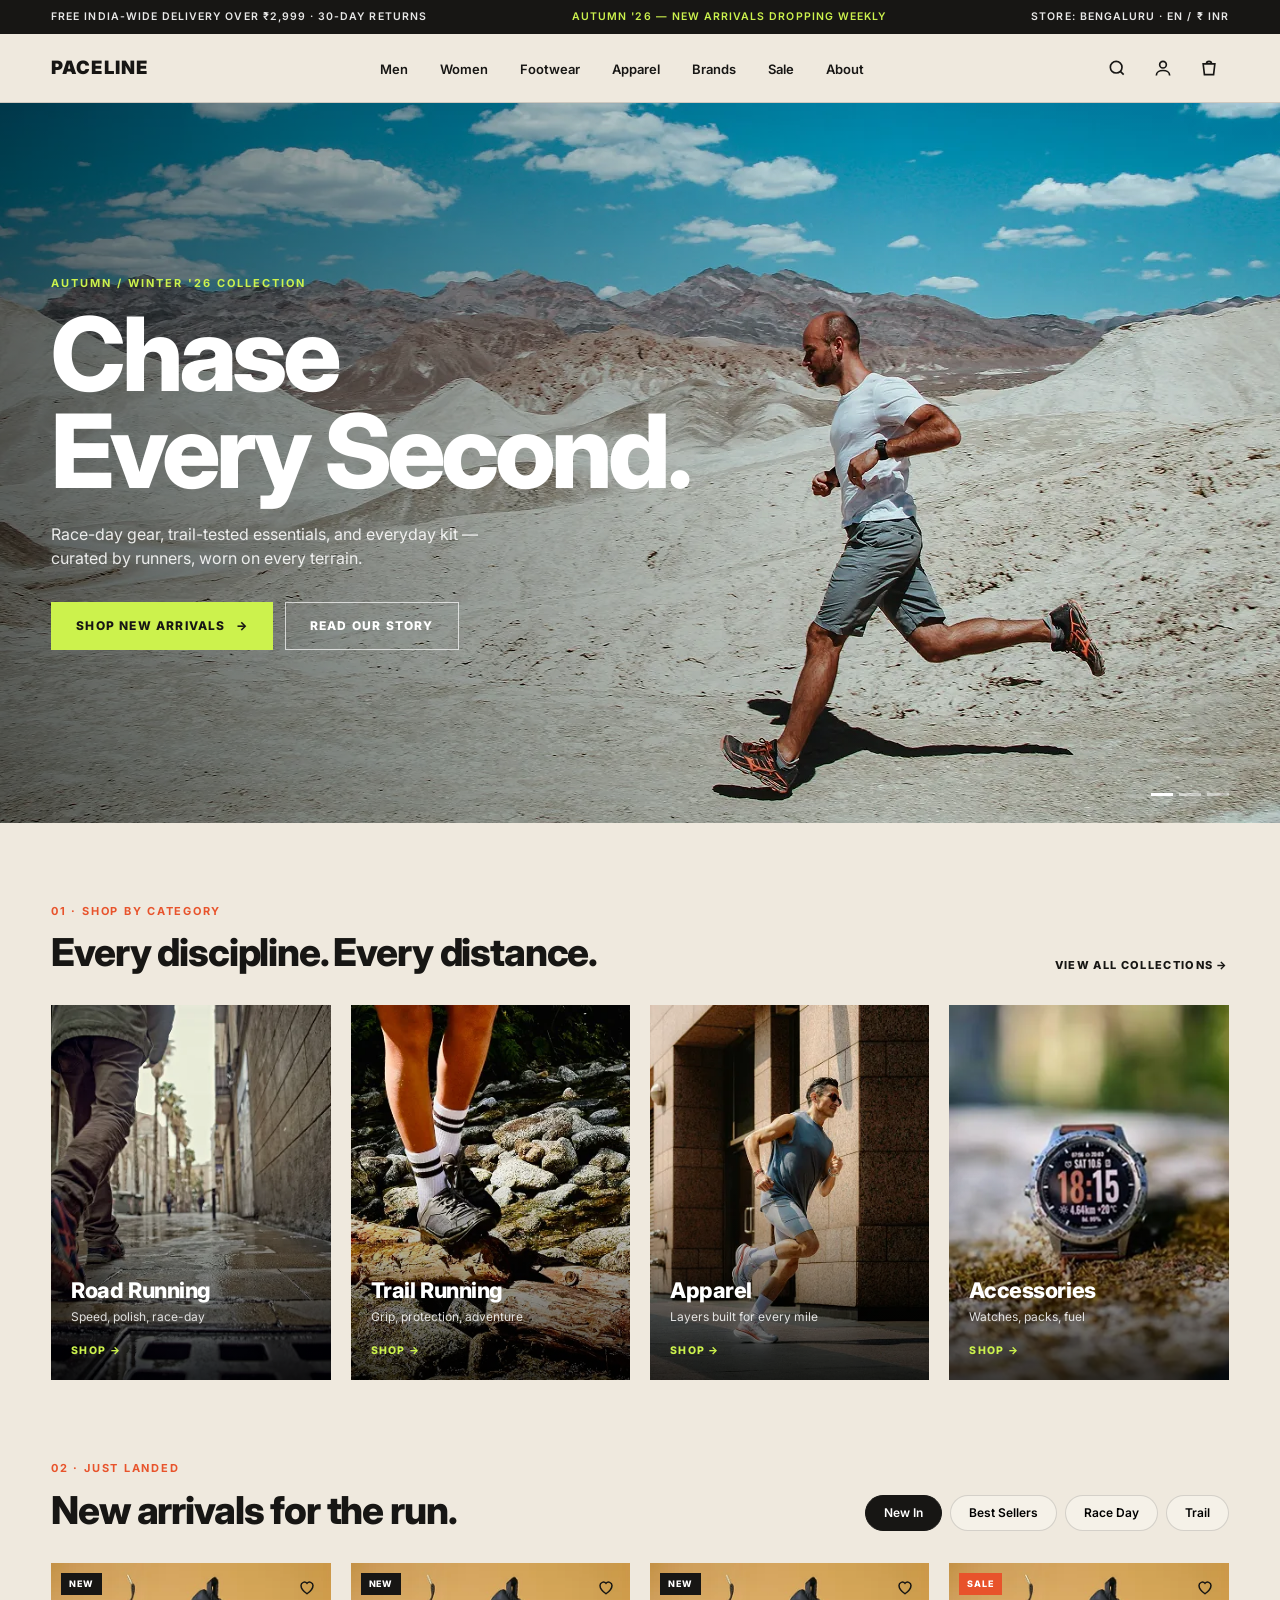
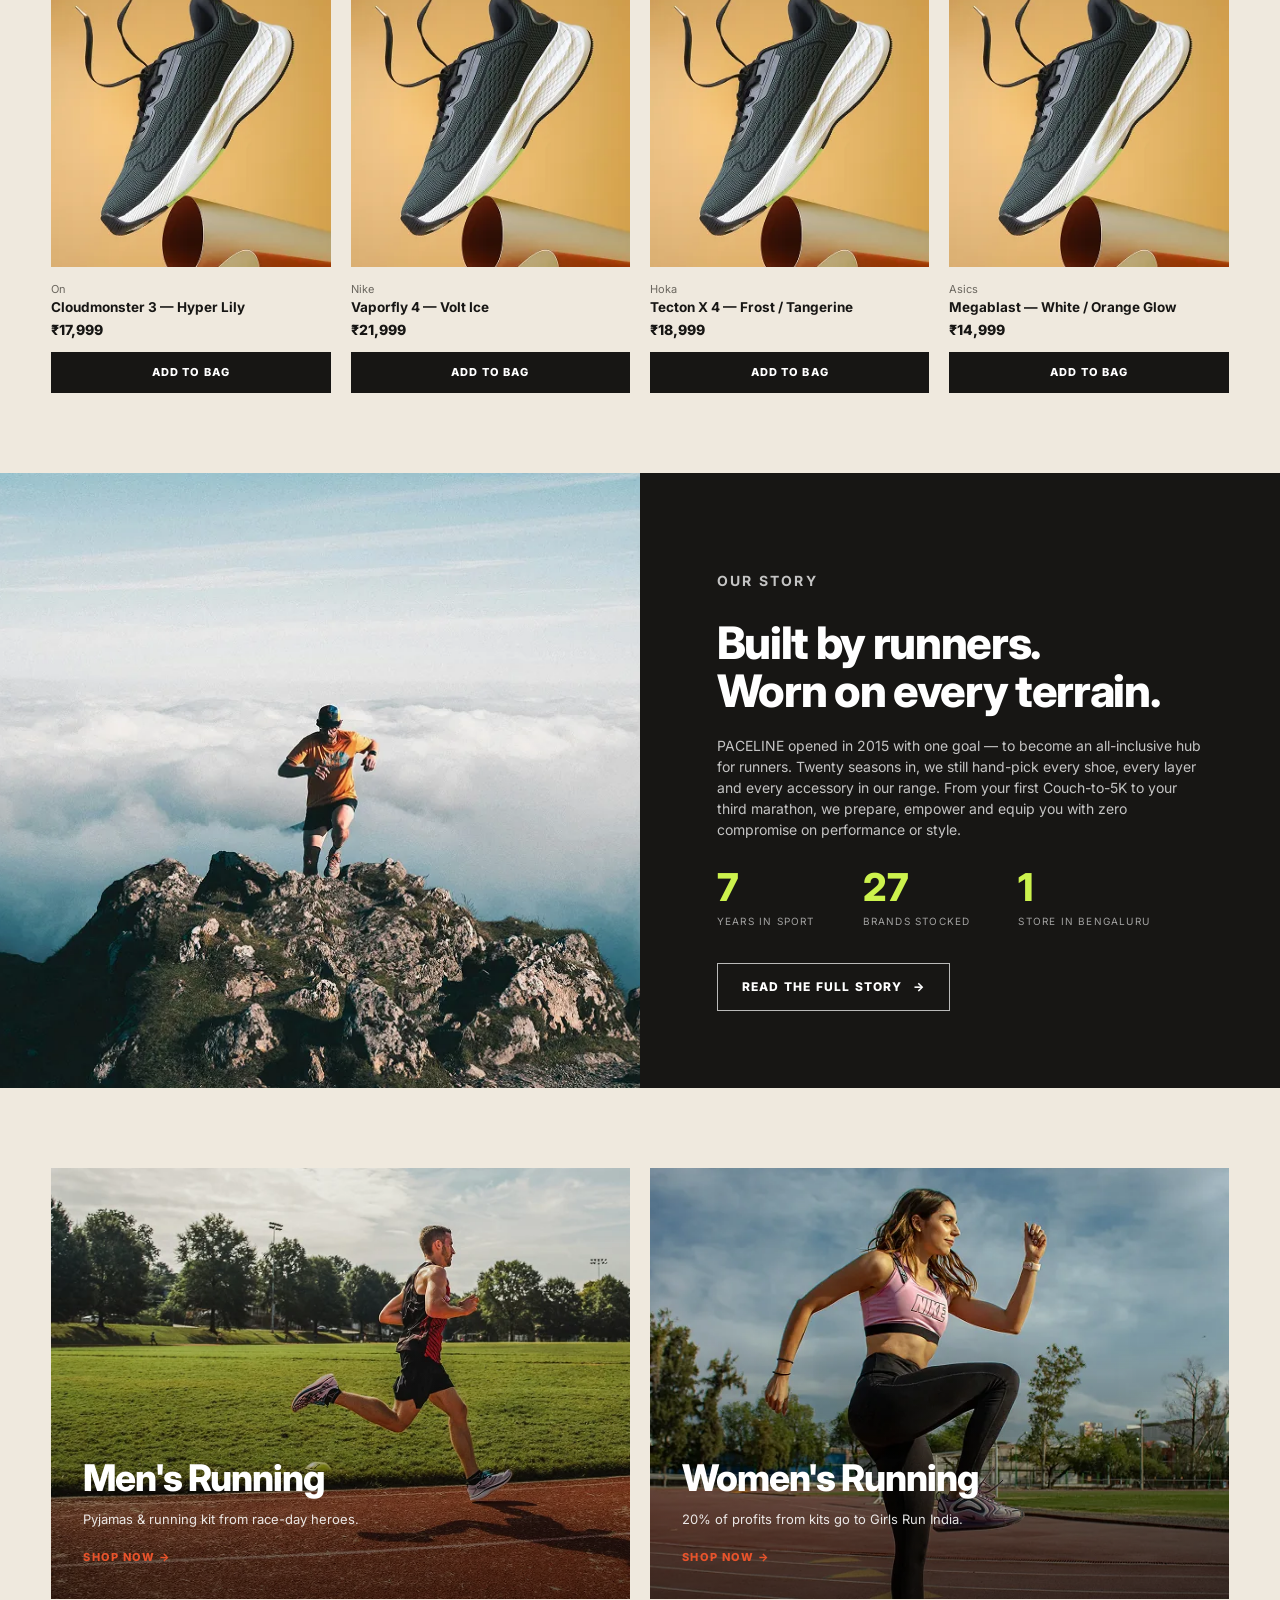
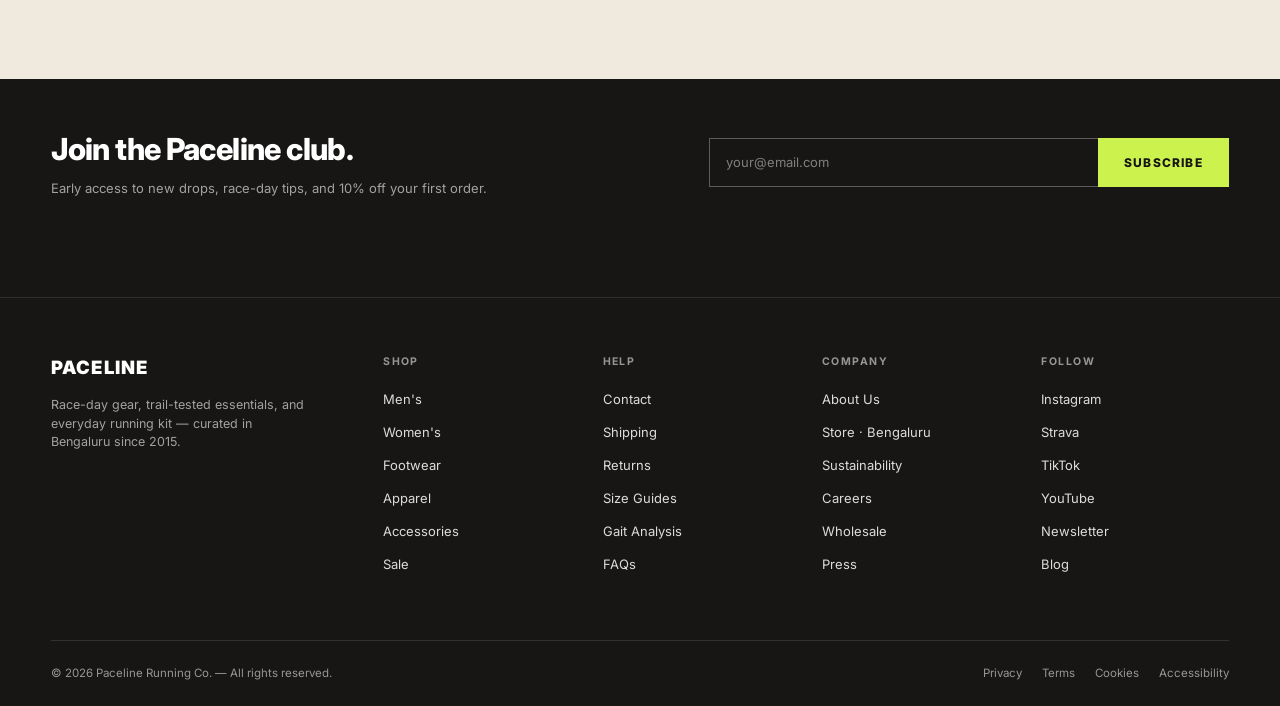
<file: index.html>
<!DOCTYPE html>
<html lang="en">
<head>
<meta charset="utf-8">
<meta name="viewport" content="width=device-width, initial-scale=1">
<title>Paceline — Running gear for every distance</title>
<meta name="description" content="Race-day gear, trail-tested essentials and everyday running kit, curated by runners in Bengaluru.">
<meta name="theme-color" content="#171614">
<link rel="preconnect" href="https://fonts.googleapis.com">
<link rel="preconnect" href="https://fonts.gstatic.com" crossorigin>
<link rel="stylesheet" href="https://fonts.googleapis.com/css2?family=Inter:wght@400;500;600;700;800;900&display=swap">
<link rel="stylesheet" href="css/styles.css">
<link rel="icon" href="data:image/svg+xml,%3Csvg xmlns='http://www.w3.org/2000/svg' viewBox='0 0 32 32'%3E%3Crect width='32' height='32' fill='%23171614'/%3E%3Cpath d='M9 24V8h8a5 5 0 010 10h-4' stroke='%23ccf24d' stroke-width='3' fill='none'/%3E%3C/svg%3E">
</head>
<body>
<a class="skip" href="#main">Skip to main content</a>
<div class="topbar"><div class="wrap">
  <span class="topbar__l">Free India-wide delivery over ₹2,999 · 30-day returns</span>
  <span class="topbar__mid">Autumn '26 — new arrivals dropping weekly</span>
  <span class="topbar__r">Store: Bengaluru · EN / ₹ INR</span>
</div></div>
<header class="header"><div class="wrap">
  <a class="logo" href="index.html" aria-label="Paceline home">PACELINE</a>
  <nav class="nav" id="nav" aria-label="Main">
    <ul><li><a href="shop.html?cat=men">Men</a></li><li><a href="shop.html?cat=women">Women</a></li><li><a href="shop.html?cat=footwear">Footwear</a></li><li><a href="shop.html?cat=apparel">Apparel</a></li><li><a href="shop.html?cat=brands">Brands</a></li><li><a href="shop.html?cat=sale">Sale</a></li><li><a href="about.html">About</a></li></ul>
  </nav>
  <div class="icons">
    <button class="icon-btn" aria-label="Search"><svg viewBox="0 0 24 24" fill="none" stroke="currentColor" stroke-width="2"><circle cx="11" cy="11" r="7"/><path d="M20 20l-4-4"/></svg></button>
    <button class="icon-btn" aria-label="Account"><svg viewBox="0 0 24 24" fill="none" stroke="currentColor" stroke-width="2"><circle cx="12" cy="8" r="4"/><path d="M4 21c0-4 4-6 8-6s8 2 8 6"/></svg></button>
    <button class="icon-btn" aria-label="Cart, 2 items"><svg viewBox="0 0 24 24" fill="none" stroke="currentColor" stroke-width="2"><path d="M5 7h14l-1.5 13h-11z"/><path d="M9 7a3 3 0 016 0"/></svg><span class="badge" aria-hidden="true">2</span></button>
    <button class="icon-btn burger" id="burger" aria-label="Menu" aria-expanded="false" aria-controls="nav"><svg viewBox="0 0 24 24" fill="none" stroke="currentColor" stroke-width="2"><path d="M4 7h16M4 12h16M4 17h16"/></svg></button>
  </div>
</div></header>

<main id="main">
<section class="hero" aria-roledescription="carousel" aria-label="Featured collections">
  <div class="hero__slide active"><img src="assets/img/hero.webp" alt="" width="1440" height="720" fetchpriority="high"></div>
  <div class="hero__slide"><img src="assets/img/cat2.webp" alt="" width="313" height="420" loading="lazy"></div>
  <div class="hero__slide"><img src="assets/img/women.webp" alt="" width="643" height="480" loading="lazy"></div>
  <div class="wrap hero__inner">
    <p class="hero__kicker">Autumn / Winter '26 Collection</p>
    <h1>Chase<br>Every Second.</h1>
    <p class="hero__sub">Race-day gear, trail-tested essentials, and everyday kit — curated by runners, worn on every terrain.</p>
    <div class="hero__cta"><a class="btn btn--lime" href="#arrivals">Shop new arrivals <span aria-hidden="true">→</span></a><a class="btn btn--ghost-light" href="about.html">Read our story</a></div>
  </div>
  <div class="dots" role="tablist" aria-label="Choose slide">
    <button role="tab" aria-selected="true" aria-label="Slide 1"></button><button role="tab" aria-selected="false" aria-label="Slide 2"></button><button role="tab" aria-selected="false" aria-label="Slide 3"></button>
  </div>
</section>

<section class="section" id="cats" aria-labelledby="cat-h"><div class="wrap">
  <div class="section__head"><div><p class="eyebrow">01 · Shop by category</p><h2 class="h2" id="cat-h">Every discipline. Every distance.</h2></div><a class="link-arrow" href="shop.html?cat=all">View all collections <span aria-hidden="true">→</span></a></div>
  <div class="cats"><a class="cat" href="shop.html?cat=road"><img src="assets/img/cat1.webp" alt="" width="313" height="420" loading="lazy"><div class="cat__body"><h3>Road Running</h3><p>Speed, polish, race-day</p><span>Shop <span aria-hidden="true">→</span></span></div></a><a class="cat" href="shop.html?cat=trail"><img src="assets/img/cat2.webp" alt="" width="313" height="420" loading="lazy"><div class="cat__body"><h3>Trail Running</h3><p>Grip, protection, adventure</p><span>Shop <span aria-hidden="true">→</span></span></div></a><a class="cat" href="shop.html?cat=apparel"><img src="assets/img/cat3.webp" alt="" width="313" height="420" loading="lazy"><div class="cat__body"><h3>Apparel</h3><p>Layers built for every mile</p><span>Shop <span aria-hidden="true">→</span></span></div></a><a class="cat" href="shop.html?cat=accessories"><img src="assets/img/cat4.webp" alt="" width="313" height="420" loading="lazy"><div class="cat__body"><h3>Accessories</h3><p>Watches, packs, fuel</p><span>Shop <span aria-hidden="true">→</span></span></div></a></div>
</div></section>

<section class="section" id="arrivals" aria-labelledby="arr-h" style="padding-top:0"><div class="wrap">
  <div class="section__head"><div><p class="eyebrow">02 · Just landed</p><h2 class="h2" id="arr-h">New arrivals for the run.</h2></div><div class="tabs" role="tablist" aria-label="Filter arrivals"><button class="tab" role="tab" data-filter="new" aria-selected="true">New In</button><button class="tab" role="tab" data-filter="best" aria-selected="false">Best Sellers</button><button class="tab" role="tab" data-filter="race" aria-selected="false">Race Day</button><button class="tab" role="tab" data-filter="trail" aria-selected="false">Trail</button></div></div>
  <ul class="products" id="products" aria-live="polite"><li class="product" data-tags="new road best"><div class="product__img"><img src="assets/img/shoe.webp" alt="Cloudmonster 3 running shoe" width="313" height="340" loading="lazy"><span class="tag">NEW</span><button class="wish" aria-pressed="false" aria-label="Add Cloudmonster 3 to wishlist"><svg viewBox="0 0 24 24"><path d="M12 21s-8-5.5-8-11a4.5 4.5 0 018-2.8A4.5 4.5 0 0120 10c0 5.500-8 11-8 11z"/></svg></button></div><p class="product__brand">On</p><h3 class="product__name">Cloudmonster 3 — Hyper Lily</h3><p class="product__price">₹17,999</p></li><li class="product" data-tags="new race best"><div class="product__img"><img src="assets/img/shoe.webp" alt="Vaporfly 4 running shoe" width="313" height="340" loading="lazy"><span class="tag">NEW</span><button class="wish" aria-pressed="false" aria-label="Add Vaporfly 4 to wishlist"><svg viewBox="0 0 24 24"><path d="M12 21s-8-5.5-8-11a4.5 4.5 0 018-2.8A4.5 4.5 0 0120 10c0 5.500-8 11-8 11z"/></svg></button></div><p class="product__brand">Nike</p><h3 class="product__name">Vaporfly 4 — Volt Ice</h3><p class="product__price">₹21,999</p></li><li class="product" data-tags="new trail"><div class="product__img"><img src="assets/img/shoe.webp" alt="Tecton X 4 running shoe" width="313" height="340" loading="lazy"><span class="tag">NEW</span><button class="wish" aria-pressed="false" aria-label="Add Tecton X 4 to wishlist"><svg viewBox="0 0 24 24"><path d="M12 21s-8-5.5-8-11a4.5 4.5 0 018-2.8A4.5 4.5 0 0120 10c0 5.500-8 11-8 11z"/></svg></button></div><p class="product__brand">Hoka</p><h3 class="product__name">Tecton X 4 — Frost / Tangerine</h3><p class="product__price">₹18,999</p></li><li class="product" data-tags="new road race"><div class="product__img"><img src="assets/img/shoe.webp" alt="Megablast running shoe" width="313" height="340" loading="lazy"><span class="tag tag--sale">SALE</span><button class="wish" aria-pressed="false" aria-label="Add Megablast to wishlist"><svg viewBox="0 0 24 24"><path d="M12 21s-8-5.5-8-11a4.5 4.5 0 018-2.8A4.5 4.5 0 0120 10c0 5.500-8 11-8 11z"/></svg></button></div><p class="product__brand">Asics</p><h3 class="product__name">Megablast — White / Orange Glow</h3><p class="product__price">₹14,999</p></li></ul>
</div></section>

<section class="story" aria-labelledby="story-h">
  <div class="story__img"><img src="assets/img/story.webp" alt="A runner standing on a rocky summit above the clouds" width="720" height="620" loading="lazy"></div>
  <div class="story__body">
    <p class="eyebrow eyebrow--lime">Our story</p>
    <h2 id="story-h">Built by runners.<br>Worn on every terrain.</h2>
    <p>PACELINE opened in 2015 with one goal — to become an all-inclusive hub for runners. Twenty seasons in, we still hand-pick every shoe, every layer and every accessory in our range. From your first Couch-to-5K to your third marathon, we prepare, empower and equip you with zero compromise on performance or style.</p>
    <div class="stats"><div class="stat"><strong data-count="10" data-suffix="+">10+</strong><span>Years in sport</span></div><div class="stat"><strong data-count="40" data-suffix="+">40+</strong><span>Brands stocked</span></div><div class="stat"><strong data-count="1">1</strong><span>Store in Bengaluru</span></div></div>
    <a class="btn btn--ghost-light" href="about.html">Read the full story <span aria-hidden="true">→</span></a>
  </div>
</section>

<section class="section" id="explore" aria-label="Shop by gender"><div class="wrap"><div class="explore">
  <a class="tile" href="shop.html?cat=men"><img src="assets/img/men.webp" alt="" width="644" height="480" loading="lazy"><div class="tile__body"><h3>Men's Running</h3><p>Pyjamas &amp; running kit from race-day heroes.</p><span>Shop now <span aria-hidden="true">→</span></span></div></a>
  <a class="tile" href="shop.html?cat=women"><img src="assets/img/women.webp" alt="" width="643" height="480" loading="lazy"><div class="tile__body"><h3>Women's Running</h3><p>20% of profits from kits go to Girls Run India.</p><span>Shop now <span aria-hidden="true">→</span></span></div></a>
</div></div></section>
</main>
<section class="news" aria-labelledby="news-h"><div class="wrap">
  <div><h2 id="news-h">Join the Paceline club.</h2><p>Early access to new drops, race-day tips, and 10% off your first order.</p></div>
  <form id="news-form" novalidate>
    <label class="sr-only" for="email">Email address</label>
    <input id="email" type="email" placeholder="your@email.com" autocomplete="email" required>
    <button type="submit">Subscribe</button>
  </form>
  <p class="news__msg" id="news-msg" role="status" aria-live="polite"></p>
</div></section>
<footer class="footer"><div class="wrap">
  <div class="footer__grid">
    <div class="footer__brand"><a class="logo" href="index.html">PACELINE</a><p>Race-day gear, trail-tested essentials, and everyday running kit — curated in Bengaluru since 2015.</p></div>
    <div><h3>Shop</h3><ul><li><a href="shop.html?cat=men">Men's</a></li><li><a href="shop.html?cat=women">Women's</a></li><li><a href="shop.html?cat=footwear">Footwear</a></li><li><a href="shop.html?cat=apparel">Apparel</a></li><li><a href="shop.html?cat=accessories">Accessories</a></li><li><a href="shop.html?cat=sale">Sale</a></li></ul></div><div><h3>Help</h3><ul><li><a href="#">Contact</a></li><li><a href="#">Shipping</a></li><li><a href="#">Returns</a></li><li><a href="#">Size Guides</a></li><li><a href="#">Gait Analysis</a></li><li><a href="#">FAQs</a></li></ul></div><div><h3>Company</h3><ul><li><a href="about.html">About Us</a></li><li><a href="#">Store · Bengaluru</a></li><li><a href="#">Sustainability</a></li><li><a href="#">Careers</a></li><li><a href="#">Wholesale</a></li><li><a href="#">Press</a></li></ul></div><div><h3>Follow</h3><ul><li><a href="#">Instagram</a></li><li><a href="#">Strava</a></li><li><a href="#">TikTok</a></li><li><a href="#">YouTube</a></li><li><a href="#">Newsletter</a></li><li><a href="#">Blog</a></li></ul></div>
  </div>
  <div class="footer__bar"><span>© 2026 Paceline Running Co. — All rights reserved.</span><nav aria-label="Legal"><a href="#">Privacy</a><a href="#">Terms</a><a href="#">Cookies</a><a href="#">Accessibility</a></nav></div>
</div></footer>
<script src="js/main.js" defer></script>
</body>
</html>
</file>
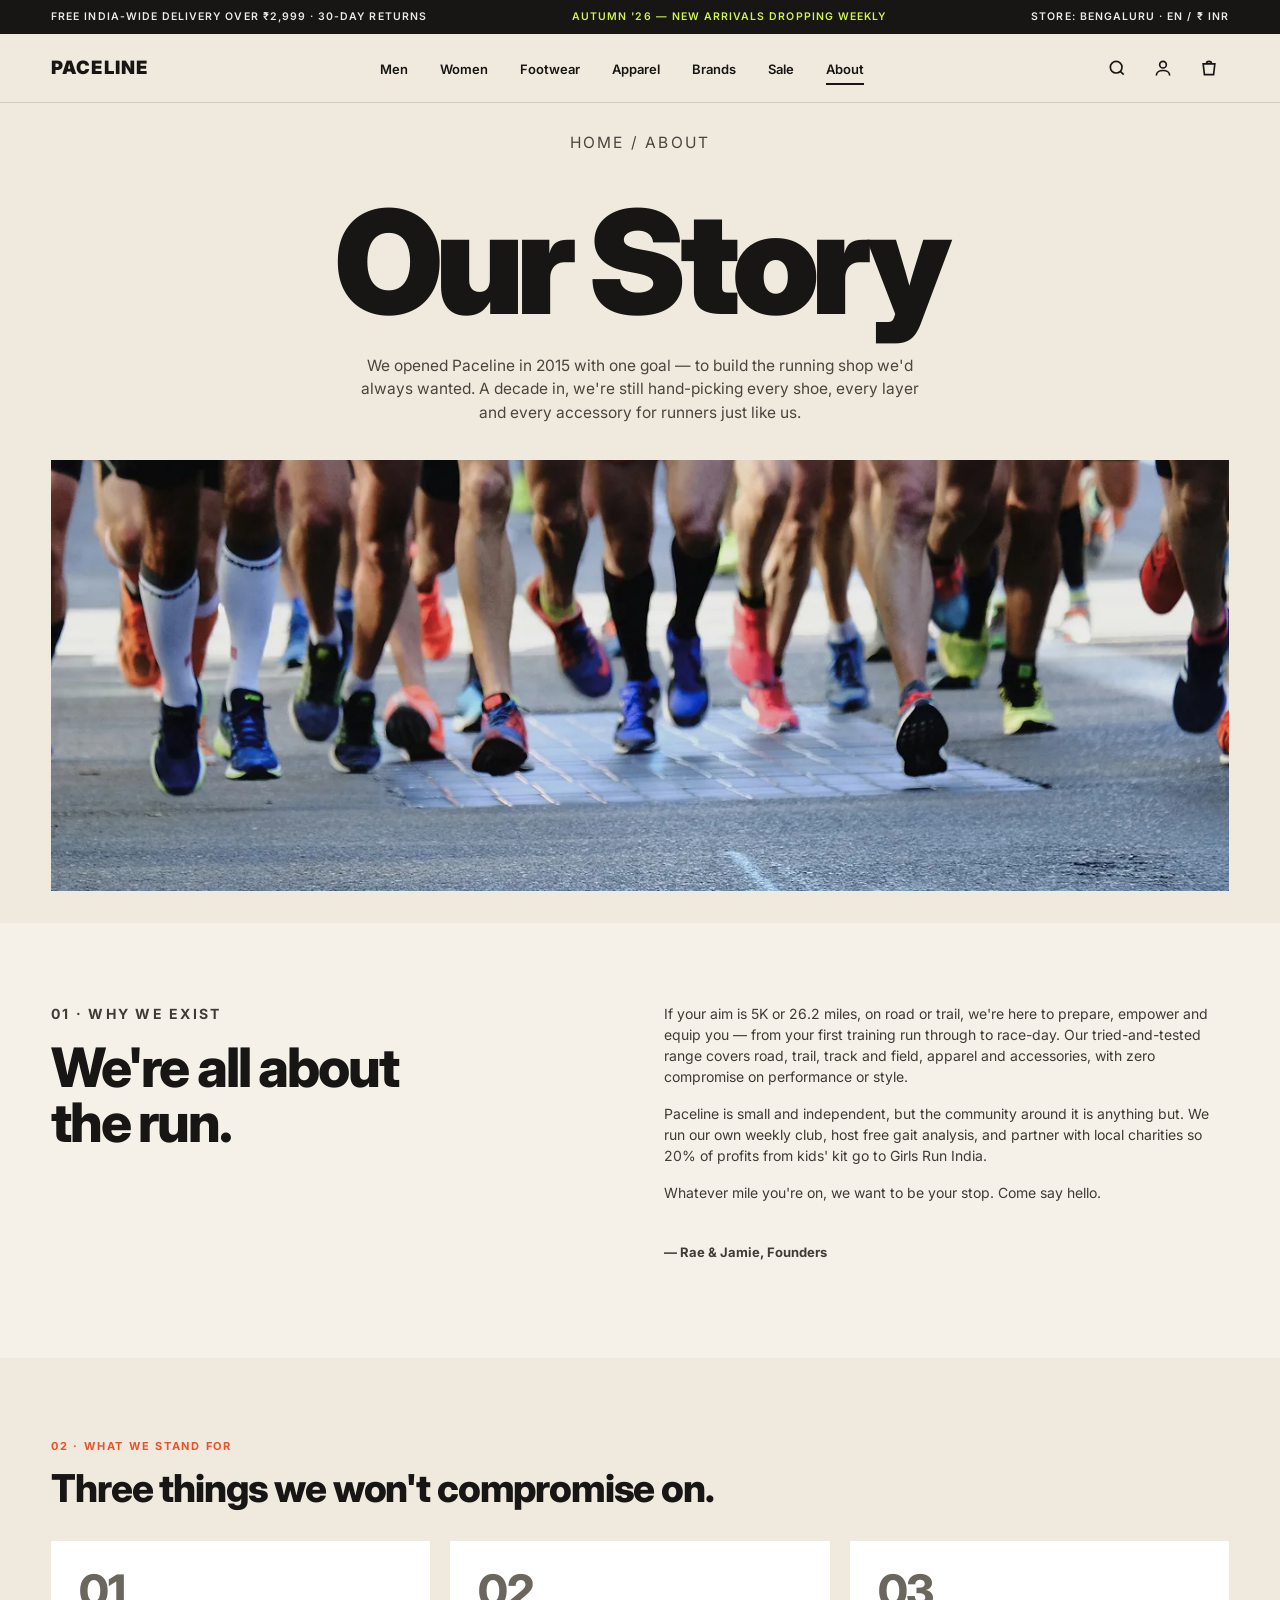
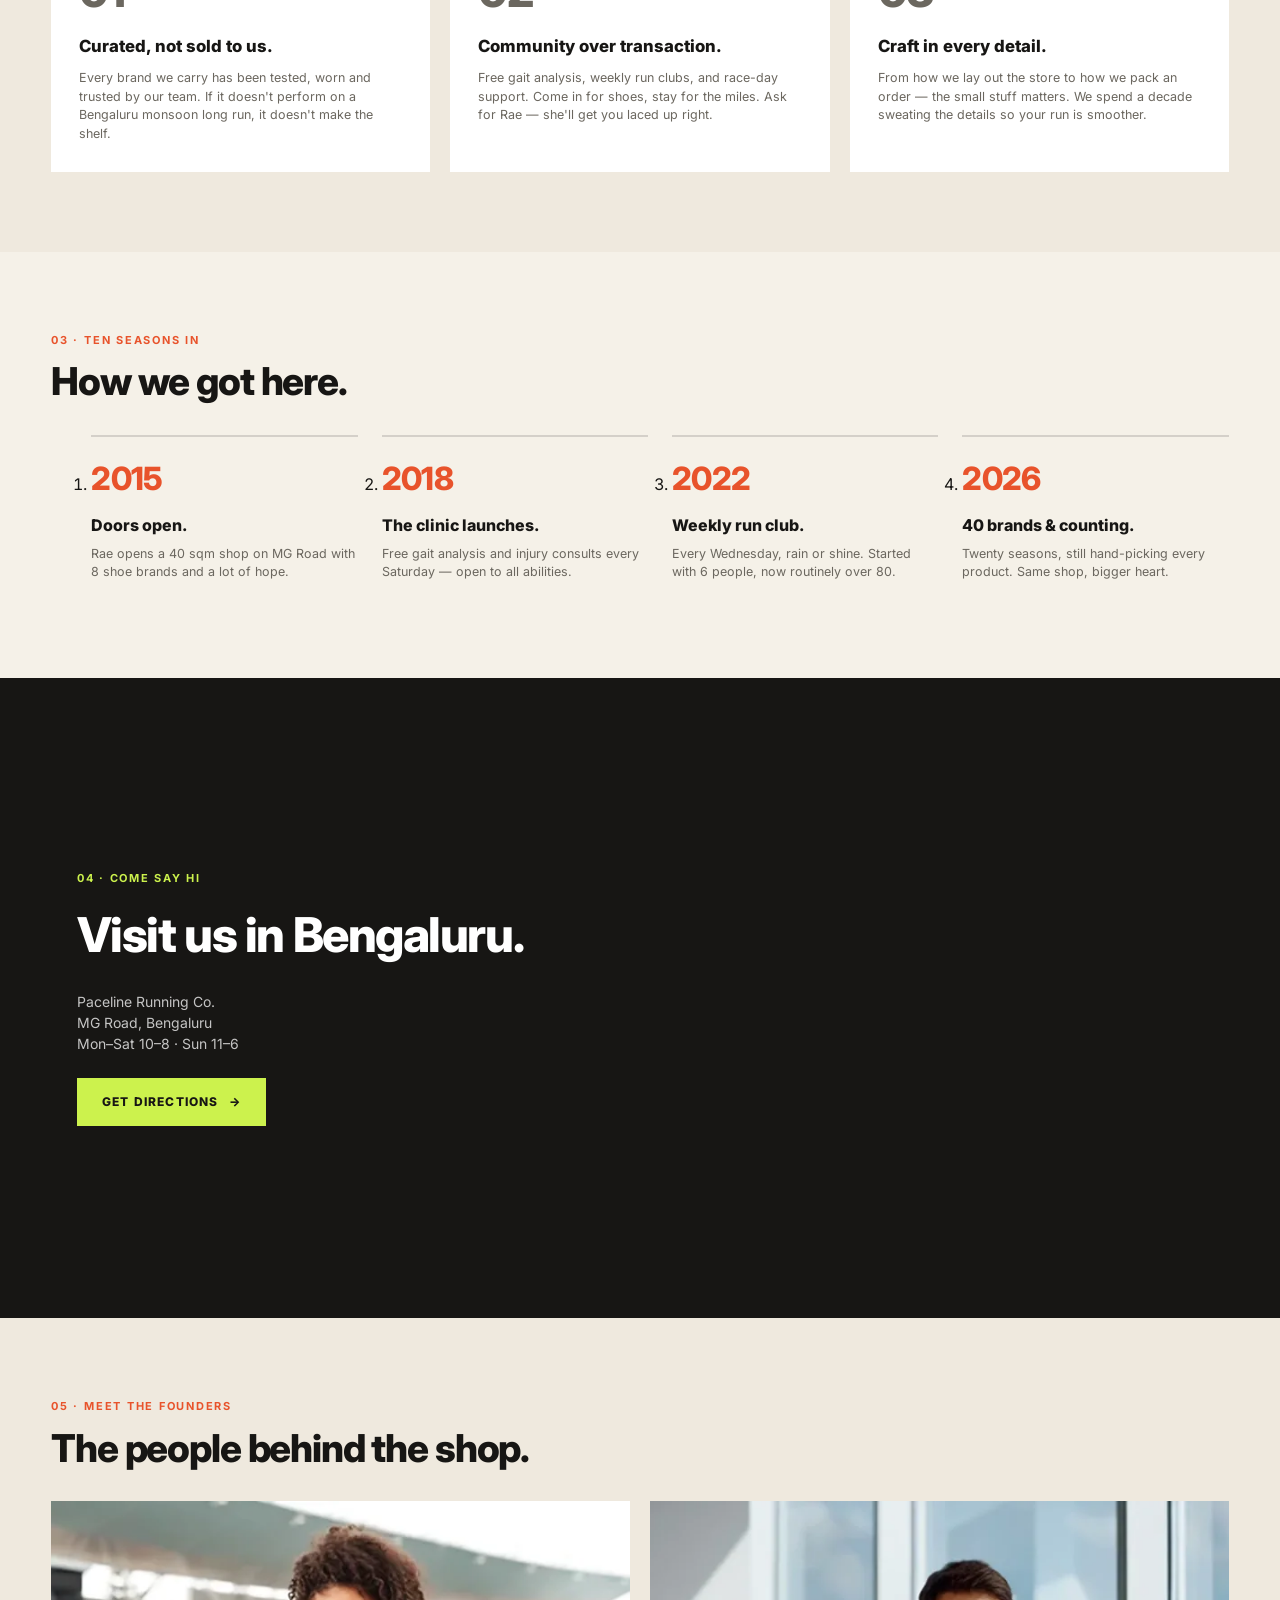
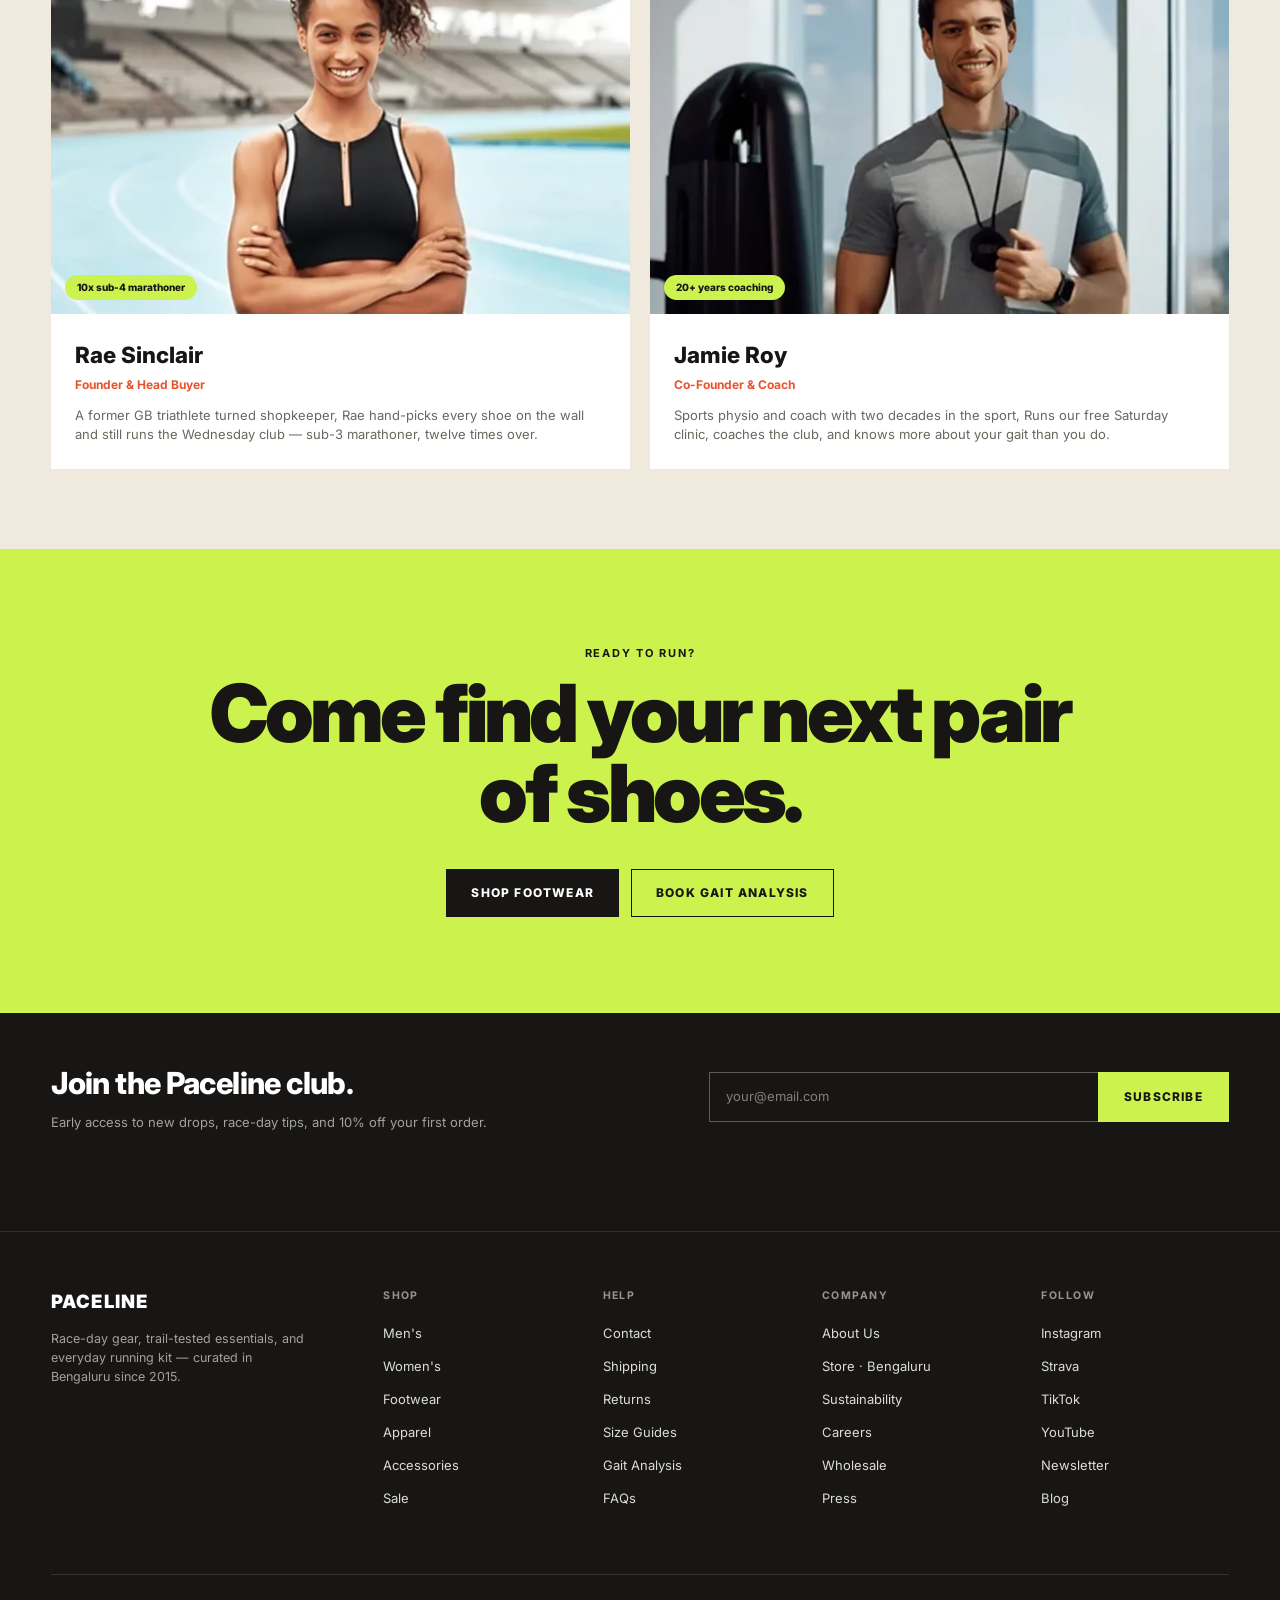
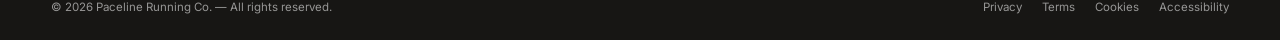
<file: about.html>
<!DOCTYPE html>
<html lang="en">
<head>
<meta charset="utf-8">
<meta name="viewport" content="width=device-width, initial-scale=1">
<title>Our Story — Paceline</title>
<meta name="description" content="Paceline opened in 2015 to build the running shop we always wanted. Meet the team and the values behind the shop.">
<meta name="theme-color" content="#171614">
<link rel="preconnect" href="https://fonts.googleapis.com">
<link rel="preconnect" href="https://fonts.gstatic.com" crossorigin>
<link rel="stylesheet" href="https://fonts.googleapis.com/css2?family=Inter:wght@400;500;600;700;800;900&display=swap">
<link rel="stylesheet" href="css/styles.css">
<link rel="icon" href="data:image/svg+xml,%3Csvg xmlns='http://www.w3.org/2000/svg' viewBox='0 0 32 32'%3E%3Crect width='32' height='32' fill='%23171614'/%3E%3Cpath d='M9 24V8h8a5 5 0 010 10h-4' stroke='%23ccf24d' stroke-width='3' fill='none'/%3E%3C/svg%3E">
</head>
<body>
<a class="skip" href="#main">Skip to main content</a>
<div class="topbar"><div class="wrap">
  <span class="topbar__l">Free India-wide delivery over ₹2,999 · 30-day returns</span>
  <span class="topbar__mid">Autumn '26 — new arrivals dropping weekly</span>
  <span class="topbar__r">Store: Bengaluru · EN / ₹ INR</span>
</div></div>
<header class="header"><div class="wrap">
  <a class="logo" href="index.html" aria-label="Paceline home">PACELINE</a>
  <nav class="nav" id="nav" aria-label="Main">
    <ul><li><a href="shop.html?cat=men">Men</a></li><li><a href="shop.html?cat=women">Women</a></li><li><a href="shop.html?cat=footwear">Footwear</a></li><li><a href="shop.html?cat=apparel">Apparel</a></li><li><a href="shop.html?cat=brands">Brands</a></li><li><a href="shop.html?cat=sale">Sale</a></li><li><a href="about.html" aria-current="page">About</a></li></ul>
  </nav>
  <div class="icons">
    <button class="icon-btn" aria-label="Search"><svg viewBox="0 0 24 24" fill="none" stroke="currentColor" stroke-width="2"><circle cx="11" cy="11" r="7"/><path d="M20 20l-4-4"/></svg></button>
    <button class="icon-btn" aria-label="Account"><svg viewBox="0 0 24 24" fill="none" stroke="currentColor" stroke-width="2"><circle cx="12" cy="8" r="4"/><path d="M4 21c0-4 4-6 8-6s8 2 8 6"/></svg></button>
    <button class="icon-btn" aria-label="Cart, 2 items"><svg viewBox="0 0 24 24" fill="none" stroke="currentColor" stroke-width="2"><path d="M5 7h14l-1.5 13h-11z"/><path d="M9 7a3 3 0 016 0"/></svg><span class="badge" aria-hidden="true">2</span></button>
    <button class="icon-btn burger" id="burger" aria-label="Menu" aria-expanded="false" aria-controls="nav"><svg viewBox="0 0 24 24" fill="none" stroke="currentColor" stroke-width="2"><path d="M4 7h16M4 12h16M4 17h16"/></svg></button>
  </div>
</div></header>

<main id="main">
<section class="about-hero"><div class="wrap">
  <p class="crumbs"><a href="index.html">Home</a> / About</p>
  <h1>Our Story</h1>
  <p>We opened Paceline in 2015 with one goal — to build the running shop we'd always wanted. A decade in, we're still hand-picking every shoe, every layer and every accessory for runners just like us.</p>
  <div class="about-banner"><img src="assets/img/joggers.webp" alt="Close-up of runners' legs and colourful shoes at a race start" width="1312" height="480" fetchpriority="high"></div>
</div></section>

<section class="section why" aria-labelledby="why-h"><div class="wrap">
  <div><p class="eyebrow">01 · Why we exist</p><h2 id="why-h">We're all about the run.</h2></div>
  <div>
    <p>If your aim is 5K or 26.2 miles, on road or trail, we're here to prepare, empower and equip you — from your first training run through to race-day. Our tried-and-tested range covers road, trail, track and field, apparel and accessories, with zero compromise on performance or style.</p>
    <p>Paceline is small and independent, but the community around it is anything but. We run our own weekly club, host free gait analysis, and partner with local charities so 20% of profits from kids' kit go to Girls Run India.</p>
    <p>Whatever mile you're on, we want to be your stop. Come say hello.</p>
    <p class="sign">— Rae &amp; Jamie, Founders</p>
  </div>
</div></section>

<section class="section values" aria-labelledby="val-h"><div class="wrap">
  <p class="eyebrow">02 · What we stand for</p><h2 class="h2" id="val-h">Three things we won't compromise on.</h2>
  <div class="values__grid">
    <article class="card"><p class="num n1">01</p><h3>Curated, not sold to us.</h3><p>Every brand we carry has been tested, worn and trusted by our team. If it doesn't perform on a Bengaluru monsoon long run, it doesn't make the shelf.</p></article>
    <article class="card"><p class="num n2">02</p><h3>Community over transaction.</h3><p>Free gait analysis, weekly run clubs, and race-day support. Come in for shoes, stay for the miles. Ask for Rae — she'll get you laced up right.</p></article>
    <article class="card"><p class="num n3">03</p><h3>Craft in every detail.</h3><p>From how we lay out the store to how we pack an order — the small stuff matters. We spend a decade sweating the details so your run is smoother.</p></article>
  </div>
</div></section>

<section class="section timeline-sec" aria-labelledby="tl-h"><div class="wrap">
  <p class="eyebrow">03 · Ten seasons in</p><h2 class="h2" id="tl-h">How we got here.</h2>
  <ol class="timeline">
    <li><p class="yr">2015</p><h3>Doors open.</h3><p>Rae opens a 40 sqm shop on MG Road with 8 shoe brands and a lot of hope.</p></li>
    <li><p class="yr">2018</p><h3>The clinic launches.</h3><p>Free gait analysis and injury consults every Saturday — open to all abilities.</p></li>
    <li><p class="yr">2022</p><h3>Weekly run club.</h3><p>Every Wednesday, rain or shine. Started with 6 people, now routinely over 80.</p></li>
    <li><p class="yr">2026</p><h3>40 brands &amp; counting.</h3><p>Twenty seasons, still hand-picking every product. Same shop, bigger heart.</p></li>
  </ol>
</div></section>

<section class="visit" id="visit" aria-labelledby="visit-h">
  <div class="visit__text"><p class="eyebrow eyebrow--lime">04 · Come say hi</p><h2 id="visit-h">Visit us in Bengaluru.</h2><address>Paceline Running Co.<br>MG Road, Bengaluru<br>Mon–Sat 10–8 · Sun 11–6</address><a class="btn btn--lime" style="align-self:flex-start;margin-top:24px" href="https://www.openstreetmap.org/directions?to=12.9756%2C77.6068" target="_blank" rel="noopener">Get directions <span aria-hidden="true">→</span></a></div>
  <div class="visit__map"><iframe title="Map showing the Paceline store on MG Road, Bengaluru" src="https://www.openstreetmap.org/export/embed.html?bbox=77.5950%2C12.9690%2C77.6190%2C12.9820&amp;layer=mapnik&amp;marker=12.9756%2C77.6068" loading="lazy" referrerpolicy="no-referrer"></iframe></div>
</section>

<section class="section" id="founders" aria-labelledby="fo-h"><div class="wrap">
  <p class="eyebrow">05 · Meet the founders</p><h2 class="h2" id="fo-h">The people behind the shop.</h2>
  <div class="founders__grid">
    <article class="founder"><div class="founder__img"><img src="assets/img/rae.webp" alt="Rae Sinclair smiling with arms crossed at a track" width="644" height="460" loading="lazy"><span class="pill">10x sub-4 marathoner</span></div><div class="founder__body"><h3>Rae Sinclair</h3><p class="role">Founder &amp; Head Buyer</p><p>A former GB triathlete turned shopkeeper, Rae hand-picks every shoe on the wall and still runs the Wednesday club — sub-3 marathoner, twelve times over.</p></div></article>
    <article class="founder"><div class="founder__img"><img src="assets/img/jamie.webp" alt="Jamie Roy holding a stopwatch in a gym" width="644" height="460" loading="lazy"><span class="pill">20+ years coaching</span></div><div class="founder__body"><h3>Jamie Roy</h3><p class="role">Co-Founder &amp; Coach</p><p>Sports physio and coach with two decades in the sport, Runs our free Saturday clinic, coaches the club, and knows more about your gait than you do.</p></div></article>
  </div>
</div></section>

<section class="cta" aria-labelledby="cta-h"><div class="wrap">
  <p class="eyebrow">Ready to run?</p>
  <h2 id="cta-h">Come find your next pair of shoes.</h2>
  <div class="cta__btns"><a class="btn btn--dark" href="shop.html?cat=footwear">Shop footwear</a><a class="btn btn--outline" href="#">Book gait analysis</a></div>
</div></section>
</main>
<section class="news" aria-labelledby="news-h"><div class="wrap">
  <div><h2 id="news-h">Join the Paceline club.</h2><p>Early access to new drops, race-day tips, and 10% off your first order.</p></div>
  <form id="news-form" novalidate>
    <label class="sr-only" for="email">Email address</label>
    <input id="email" type="email" placeholder="your@email.com" autocomplete="email" required>
    <button type="submit">Subscribe</button>
  </form>
  <p class="news__msg" id="news-msg" role="status" aria-live="polite"></p>
</div></section>
<footer class="footer"><div class="wrap">
  <div class="footer__grid">
    <div class="footer__brand"><a class="logo" href="index.html">PACELINE</a><p>Race-day gear, trail-tested essentials, and everyday running kit — curated in Bengaluru since 2015.</p></div>
    <div><h3>Shop</h3><ul><li><a href="shop.html?cat=men">Men's</a></li><li><a href="shop.html?cat=women">Women's</a></li><li><a href="shop.html?cat=footwear">Footwear</a></li><li><a href="shop.html?cat=apparel">Apparel</a></li><li><a href="shop.html?cat=accessories">Accessories</a></li><li><a href="shop.html?cat=sale">Sale</a></li></ul></div><div><h3>Help</h3><ul><li><a href="#">Contact</a></li><li><a href="#">Shipping</a></li><li><a href="#">Returns</a></li><li><a href="#">Size Guides</a></li><li><a href="#">Gait Analysis</a></li><li><a href="#">FAQs</a></li></ul></div><div><h3>Company</h3><ul><li><a href="about.html">About Us</a></li><li><a href="#">Store · Bengaluru</a></li><li><a href="#">Sustainability</a></li><li><a href="#">Careers</a></li><li><a href="#">Wholesale</a></li><li><a href="#">Press</a></li></ul></div><div><h3>Follow</h3><ul><li><a href="#">Instagram</a></li><li><a href="#">Strava</a></li><li><a href="#">TikTok</a></li><li><a href="#">YouTube</a></li><li><a href="#">Newsletter</a></li><li><a href="#">Blog</a></li></ul></div>
  </div>
  <div class="footer__bar"><span>© 2026 Paceline Running Co. — All rights reserved.</span><nav aria-label="Legal"><a href="#">Privacy</a><a href="#">Terms</a><a href="#">Cookies</a><a href="#">Accessibility</a></nav></div>
</div></footer>
<script src="js/main.js" defer></script>
</body>
</html>
</file>
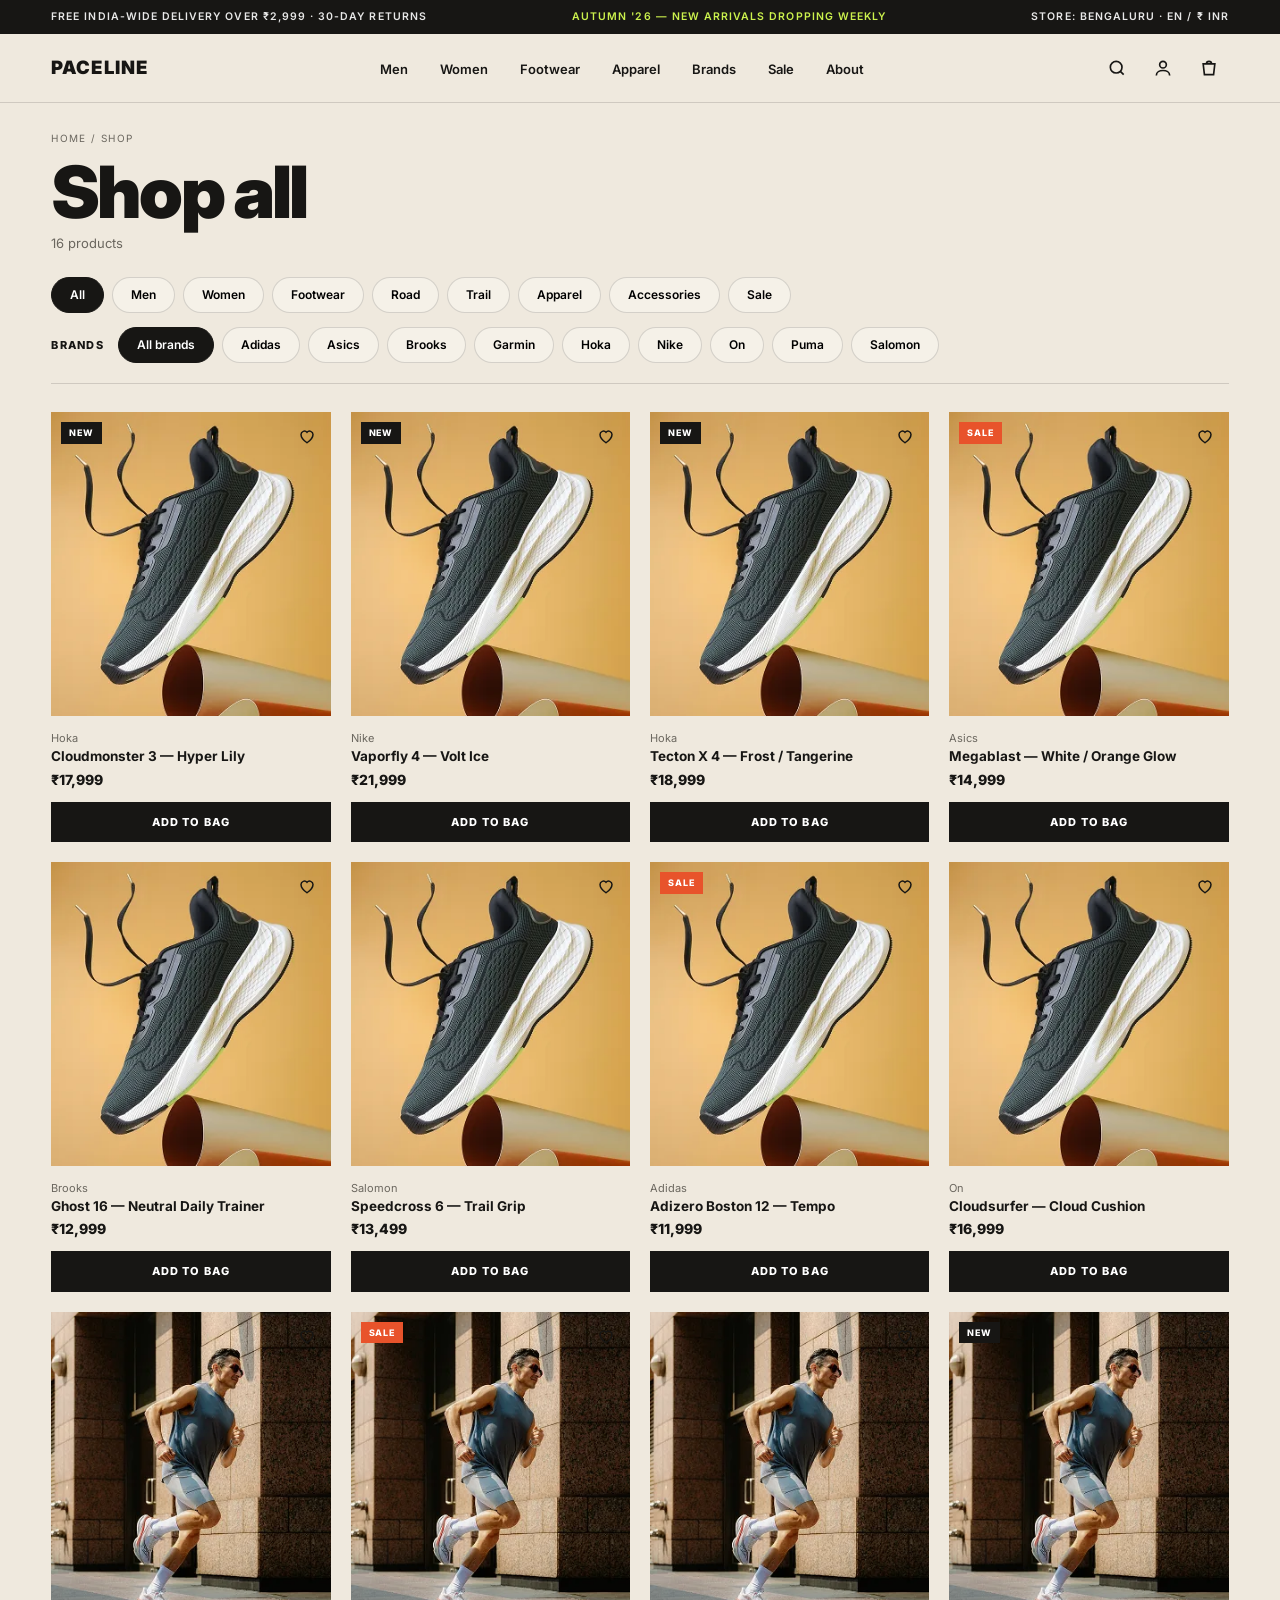
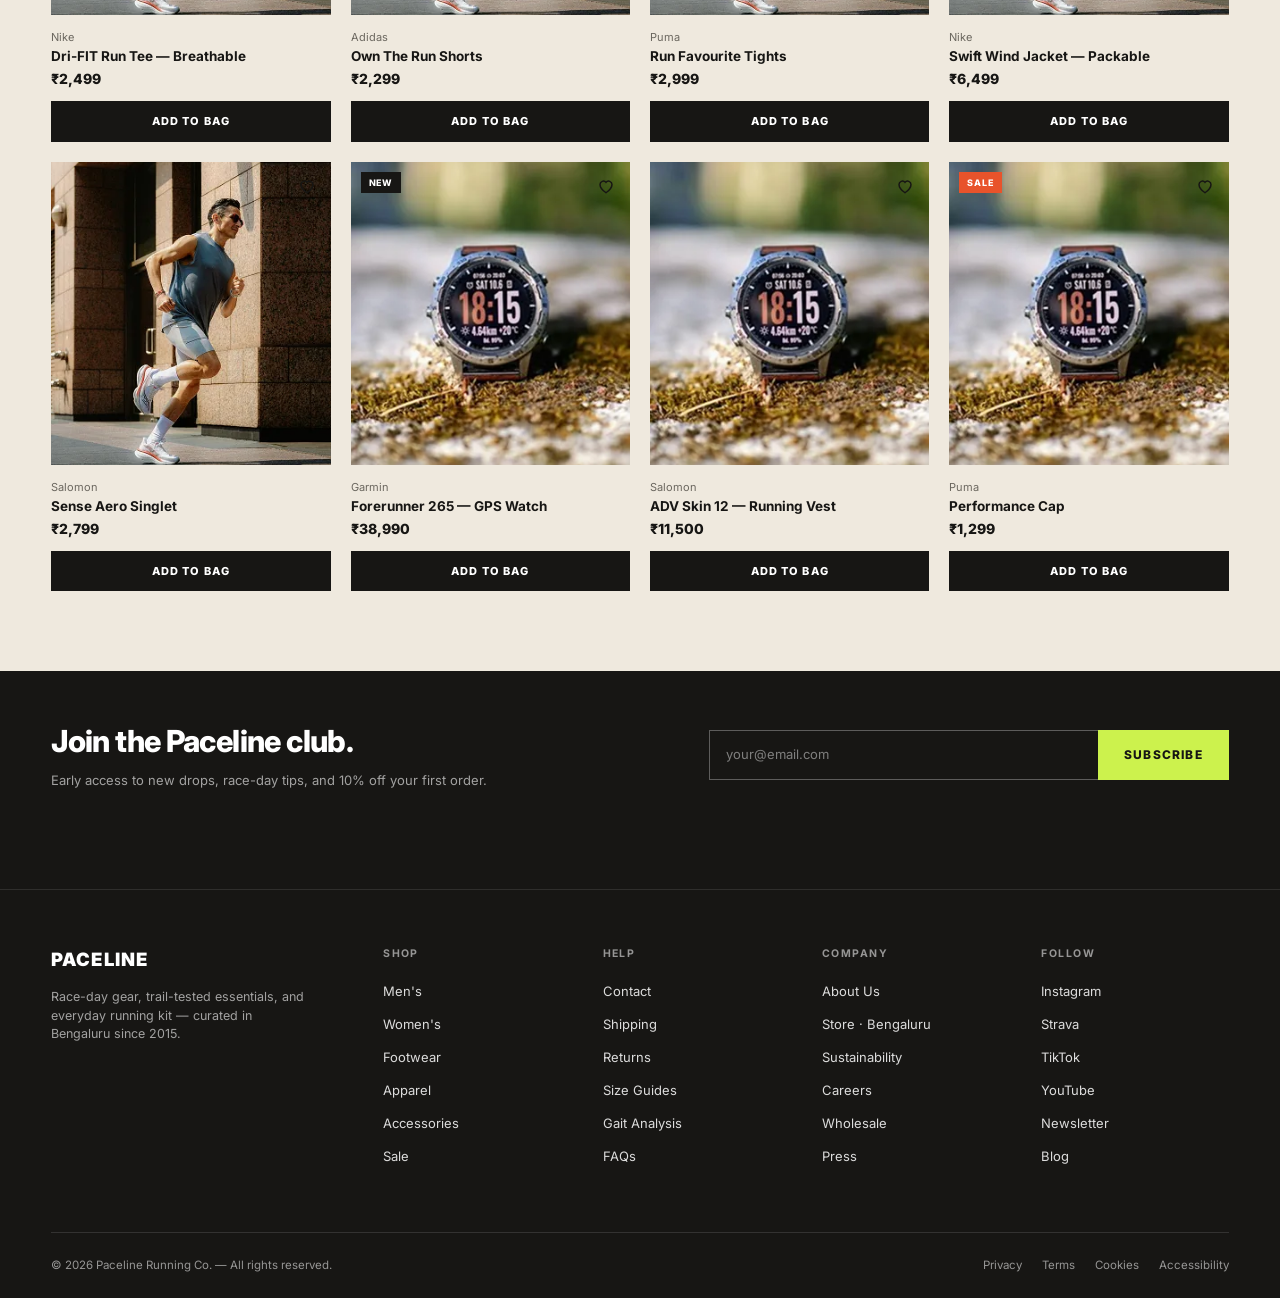
<file: shop.html>
<!DOCTYPE html>
<html lang="en">
<head>
<meta charset="utf-8">
<meta name="viewport" content="width=device-width, initial-scale=1">
<title>Shop — Paceline</title>
<meta name="description" content="Browse running shoes, apparel and accessories by category and brand.">
<meta name="theme-color" content="#171614">
<link rel="preconnect" href="https://fonts.googleapis.com">
<link rel="preconnect" href="https://fonts.gstatic.com" crossorigin>
<link rel="stylesheet" href="https://fonts.googleapis.com/css2?family=Inter:wght@400;500;600;700;800;900&display=swap">
<link rel="stylesheet" href="css/styles.css">
<link rel="icon" href="data:image/svg+xml,%3Csvg xmlns='http://www.w3.org/2000/svg' viewBox='0 0 32 32'%3E%3Crect width='32' height='32' fill='%23171614'/%3E%3Cpath d='M9 24V8h8a5 5 0 010 10h-4' stroke='%23ccf24d' stroke-width='3' fill='none'/%3E%3C/svg%3E">
</head>
<body>
<a class="skip" href="#main">Skip to main content</a>
<div class="topbar"><div class="wrap">
  <span class="topbar__l">Free India-wide delivery over ₹2,999 · 30-day returns</span>
  <span class="topbar__mid">Autumn '26 — new arrivals dropping weekly</span>
  <span class="topbar__r">Store: Bengaluru · EN / ₹ INR</span>
</div></div>
<header class="header"><div class="wrap">
  <a class="logo" href="index.html" aria-label="Paceline home">PACELINE</a>
  <nav class="nav" id="nav" aria-label="Main">
    <ul><li><a href="shop.html?cat=men">Men</a></li><li><a href="shop.html?cat=women">Women</a></li><li><a href="shop.html?cat=footwear">Footwear</a></li><li><a href="shop.html?cat=apparel">Apparel</a></li><li><a href="shop.html?cat=brands">Brands</a></li><li><a href="shop.html?cat=sale">Sale</a></li><li><a href="about.html">About</a></li></ul>
  </nav>
  <div class="icons">
    <button class="icon-btn" aria-label="Search"><svg viewBox="0 0 24 24" fill="none" stroke="currentColor" stroke-width="2"><circle cx="11" cy="11" r="7"/><path d="M20 20l-4-4"/></svg></button>
    <button class="icon-btn" aria-label="Account"><svg viewBox="0 0 24 24" fill="none" stroke="currentColor" stroke-width="2"><circle cx="12" cy="8" r="4"/><path d="M4 21c0-4 4-6 8-6s8 2 8 6"/></svg></button>
    <button class="icon-btn" aria-label="Cart, 2 items"><svg viewBox="0 0 24 24" fill="none" stroke="currentColor" stroke-width="2"><path d="M5 7h14l-1.5 13h-11z"/><path d="M9 7a3 3 0 016 0"/></svg><span class="badge" aria-hidden="true">2</span></button>
    <button class="icon-btn burger" id="burger" aria-label="Menu" aria-expanded="false" aria-controls="nav"><svg viewBox="0 0 24 24" fill="none" stroke="currentColor" stroke-width="2"><path d="M4 7h16M4 12h16M4 17h16"/></svg></button>
  </div>
</div></header>

<main id="main">
<section class="shop-hero"><div class="wrap">
  <p class="crumbs"><a href="index.html">Home</a> / Shop</p>
  <h1 id="shop-title">Shop all</h1>
  <p id="shop-count" aria-live="polite"></p>
</div></section>
<section class="section" style="padding-top:0"><div class="wrap">
  <div class="filters" id="cats-bar" role="group" aria-label="Filter by category"></div>
  <div class="filters filters--brands" id="brands" role="group" aria-label="Filter by brand"></div>
  <ul class="products" id="grid"></ul>
  <p class="cart-empty" id="none" hidden>No products match. <button class="rm" id="reset">Clear filters</button></p>
</div></section>
</main>
<section class="news" aria-labelledby="news-h"><div class="wrap">
  <div><h2 id="news-h">Join the Paceline club.</h2><p>Early access to new drops, race-day tips, and 10% off your first order.</p></div>
  <form id="news-form" novalidate>
    <label class="sr-only" for="email">Email address</label>
    <input id="email" type="email" placeholder="your@email.com" autocomplete="email" required>
    <button type="submit">Subscribe</button>
  </form>
  <p class="news__msg" id="news-msg" role="status" aria-live="polite"></p>
</div></section>
<footer class="footer"><div class="wrap">
  <div class="footer__grid">
    <div class="footer__brand"><a class="logo" href="index.html">PACELINE</a><p>Race-day gear, trail-tested essentials, and everyday running kit — curated in Bengaluru since 2015.</p></div>
    <div><h3>Shop</h3><ul><li><a href="shop.html?cat=men">Men's</a></li><li><a href="shop.html?cat=women">Women's</a></li><li><a href="shop.html?cat=footwear">Footwear</a></li><li><a href="shop.html?cat=apparel">Apparel</a></li><li><a href="shop.html?cat=accessories">Accessories</a></li><li><a href="shop.html?cat=sale">Sale</a></li></ul></div><div><h3>Help</h3><ul><li><a href="#">Contact</a></li><li><a href="#">Shipping</a></li><li><a href="#">Returns</a></li><li><a href="#">Size Guides</a></li><li><a href="#">Gait Analysis</a></li><li><a href="#">FAQs</a></li></ul></div><div><h3>Company</h3><ul><li><a href="about.html">About Us</a></li><li><a href="#">Store · Bengaluru</a></li><li><a href="#">Sustainability</a></li><li><a href="#">Careers</a></li><li><a href="#">Wholesale</a></li><li><a href="#">Press</a></li></ul></div><div><h3>Follow</h3><ul><li><a href="#">Instagram</a></li><li><a href="#">Strava</a></li><li><a href="#">TikTok</a></li><li><a href="#">YouTube</a></li><li><a href="#">Newsletter</a></li><li><a href="#">Blog</a></li></ul></div>
  </div>
  <div class="footer__bar"><span>© 2026 Paceline Running Co. — All rights reserved.</span><nav aria-label="Legal"><a href="#">Privacy</a><a href="#">Terms</a><a href="#">Cookies</a><a href="#">Accessibility</a></nav></div>
</div></footer>
<script src="js/shop.js" defer></script>
<script src="js/main.js" defer></script>
</body>
</html>
</file>
<file: css/styles.css>
/* ==========================================================================
   PACELINE — shared styles (Home + About)
   Mobile-first. Breakpoints: 640px, 900px, 1100px.
   ========================================================================== */

:root {
  --ink: #171614;
  --cream: #efe9de;
  --cream-2: #f5f1e8;
  --white: #fff;
  --lime: #ccf24d;
  --orange: #e8532b;
  --muted: #6b675f;
  --line: rgba(23, 22, 20, 0.15);
  --max: 1312px;
  --pad: clamp(16px, 4vw, 64px);
  --font: "Inter", system-ui, -apple-system, "Segoe UI", Roboto, sans-serif;
}

*, *::before, *::after { box-sizing: border-box; }
html { scroll-behavior: smooth; }
body { margin: 0; font-family: var(--font); color: var(--ink); background: var(--cream); line-height: 1.5; -webkit-font-smoothing: antialiased; }
img { display: block; max-width: 100%; height: auto; }
a { color: inherit; text-decoration: none; }
ul { list-style: none; margin: 0; padding: 0; }
h1, h2, h3, p { margin: 0; }
button { font: inherit; cursor: pointer; }

:focus-visible { outline: 3px solid var(--orange); outline-offset: 3px; }
.sr-only { position: absolute; width: 1px; height: 1px; overflow: hidden; clip: rect(0 0 0 0); white-space: nowrap; }
.skip { position: absolute; left: 8px; top: -60px; background: var(--lime); padding: 10px 16px; z-index: 100; font-weight: 700; }
.skip:focus { top: 8px; }
.wrap { max-width: calc(var(--max) + var(--pad) * 2); margin: 0 auto; padding-inline: var(--pad); }

@media (prefers-reduced-motion: reduce) {
  html { scroll-behavior: auto; }
  *, *::before, *::after { animation: none !important; transition: none !important; }
}

/* ---------- Typography helpers ---------- */
.eyebrow { font-size: 11px; font-weight: 700; letter-spacing: .16em; text-transform: uppercase; color: var(--orange); margin-bottom: 12px; }
.eyebrow--lime { color: var(--lime); }
.h2 { font-size: clamp(1.7rem, 3.4vw, 2.4rem); font-weight: 800; letter-spacing: -.03em; line-height: 1.1; }

/* ---------- Buttons ---------- */
.btn { display: inline-flex; align-items: center; gap: 10px; padding: 14px 24px; font-size: 12px; font-weight: 800; letter-spacing: .1em; text-transform: uppercase; border: 1.5px solid var(--ink); background: transparent; color: var(--ink); transition: background .2s, color .2s, transform .2s; }
.btn:hover { transform: translateY(-2px); }
.btn--lime { background: var(--lime); border-color: var(--lime); color: var(--ink); }
.btn--dark { background: var(--ink); color: var(--white); }
.btn--ghost-light { border-color: rgba(255,255,255,.7); color: var(--white); }
.btn--ghost-light:hover { background: var(--white); color: var(--ink); }
.btn--outline:hover { background: var(--ink); color: var(--white); }
.link-arrow { font-size: 11px; font-weight: 800; letter-spacing: .12em; text-transform: uppercase; }
.link-arrow:hover { text-decoration: underline; text-underline-offset: 4px; }

/* ---------- Top bar ---------- */
.topbar { background: var(--ink); color: var(--white); font-size: 10.5px; letter-spacing: .1em; text-transform: uppercase; font-weight: 600; }
.topbar .wrap { display: flex; justify-content: space-between; gap: 16px; padding-block: 9px; }
.topbar__mid { color: var(--lime); text-align: center; }
.topbar__l, .topbar__r { opacity: .9; }
@media (max-width: 900px) { .topbar__l, .topbar__r { display: none; } .topbar .wrap { justify-content: center; } }

/* ---------- Header / nav ---------- */
.header { position: sticky; top: 0; z-index: 50; background: var(--cream); border-bottom: 1px solid var(--line); }
.header .wrap { display: flex; align-items: center; justify-content: space-between; padding-block: 14px; gap: 16px; }
.logo { font-weight: 900; letter-spacing: .06em; font-size: 1.15rem; }
.nav ul { display: flex; gap: 32px; }
.nav a { font-size: 13px; font-weight: 600; padding: 6px 0; border-bottom: 2px solid transparent; }
.nav a:hover, .nav a[aria-current="page"] { border-color: var(--ink); }
.icons { display: flex; align-items: center; gap: 6px; }
.icon-btn { position: relative; width: 40px; height: 40px; display: grid; place-items: center; background: none; border: 0; color: var(--ink); }
.icon-btn svg { width: 20px; height: 20px; }
.badge { position: absolute; top: 4px; right: 3px; min-width: 15px; height: 15px; border-radius: 99px; background: var(--orange); color: #fff; font-size: 9px; font-weight: 800; display: grid; place-items: center; }
.burger { display: none; }
@media (max-width: 900px) {
  .burger { display: grid; }
  .nav { position: absolute; left: 0; right: 0; top: 100%; background: var(--cream); border-bottom: 1px solid var(--line); max-height: 0; overflow: hidden; transition: max-height .3s ease; }
  .nav.open { max-height: 400px; }
  .nav ul { flex-direction: column; gap: 0; padding: 8px var(--pad) 16px; }
  .nav a { display: block; padding: 14px 0; font-size: 16px; border-bottom: 1px solid var(--line); }
}

/* ---------- Hero ---------- */
.hero { position: relative; min-height: clamp(520px, 62vw, 720px); color: var(--white); display: flex; align-items: center; background: #444; overflow: hidden; }
.hero__slide { position: absolute; inset: 0; opacity: 0; transition: opacity .8s ease; }
.hero__slide.active { opacity: 1; }
.hero__slide img { width: 100%; height: 100%; object-fit: cover; object-position: 70% center; }
.hero::after { content: ""; position: absolute; inset: 0; background: linear-gradient(90deg, rgba(0,0,0,.55), rgba(0,0,0,.05) 70%); }
.hero__inner { position: relative; z-index: 2; width: 100%; padding-block: 48px; }
.hero__kicker { color: var(--lime); font-size: 11px; font-weight: 700; letter-spacing: .18em; text-transform: uppercase; margin-bottom: 14px; }
.hero h1 { font-size: clamp(3rem, 9vw, 6.4rem); font-weight: 800; letter-spacing: -.045em; line-height: .95; }
.hero__sub { max-width: 440px; margin: 22px 0 32px; color: rgba(255,255,255,.88); font-size: clamp(14px, 1.6vw, 16px); }
.hero__cta { display: flex; flex-wrap: wrap; gap: 12px; }
.dots { position: absolute; right: var(--pad); bottom: 22px; z-index: 3; display: flex; gap: 6px; }
.dots button { width: 22px; height: 12px; background: none; border: 0; padding: 0; display: grid; align-items: center; }
.dots button::before { content: ""; height: 3px; width: 100%; background: rgba(255,255,255,.5); transition: background .2s; }
.dots button[aria-selected="true"]::before { background: var(--white); }

/* ---------- Section head ---------- */
.section { padding-block: clamp(48px, 7vw, 80px); }
.section__head { display: flex; justify-content: space-between; align-items: flex-end; gap: 20px; flex-wrap: wrap; margin-bottom: 32px; }

/* ---------- Categories ---------- */
.cats { display: grid; grid-template-columns: repeat(4, 1fr); gap: 20px; }
.cat { position: relative; display: block; aspect-ratio: 313 / 420; overflow: hidden; color: #fff; background: #333; }
.cat img { width: 100%; height: 100%; object-fit: cover; transition: transform .5s ease; }
.cat:hover img { transform: scale(1.06); }
.cat::after { content: ""; position: absolute; inset: 0; background: linear-gradient(to top, rgba(0,0,0,.75), transparent 55%); }
.cat__body { position: absolute; z-index: 2; left: 20px; right: 20px; bottom: 20px; }
.cat h3 { font-size: 1.35rem; font-weight: 800; letter-spacing: -.02em; }
.cat p { font-size: 12px; opacity: .85; margin: 2px 0 10px; }
.cat span { color: var(--lime); font-size: 10.5px; font-weight: 800; letter-spacing: .12em; text-transform: uppercase; }
@media (max-width: 900px) { .cats { grid-template-columns: repeat(2, 1fr); } }
@media (max-width: 480px) { .cats { gap: 12px; } .cat__body { left: 12px; bottom: 12px; } .cat h3 { font-size: 1.05rem; } }

/* ---------- Arrivals ---------- */
.tabs { display: flex; gap: 8px; flex-wrap: wrap; }
.tab { padding: 8px 18px; border-radius: 99px; border: 1px solid var(--line); background: var(--cream-2); font-size: 12px; font-weight: 600; transition: all .2s; }
.tab:hover { border-color: var(--ink); }
.tab[aria-selected="true"] { background: var(--ink); color: #fff; border-color: var(--ink); }
.products { display: grid; grid-template-columns: repeat(4, 1fr); gap: 20px; }
.product[hidden] { display: none; }
.product__img { position: relative; background: #f0b45a; overflow: hidden; aspect-ratio: 313 / 340; }
.product__img img { width: 100%; height: 100%; object-fit: cover; transition: transform .4s; }
.product:hover .product__img img { transform: scale(1.05); }
.tag { position: absolute; top: 10px; left: 10px; background: var(--ink); color: #fff; font-size: 9px; font-weight: 800; letter-spacing: .1em; padding: 4px 8px; }
.tag--sale { background: var(--orange); }
.wish { position: absolute; top: 6px; right: 6px; width: 36px; height: 36px; background: none; border: 0; display: grid; place-items: center; }
.wish svg { width: 18px; height: 18px; fill: none; stroke: var(--ink); stroke-width: 2; transition: fill .2s, stroke .2s; }
.wish[aria-pressed="true"] svg { fill: var(--orange); stroke: var(--orange); }
.product__brand { margin-top: 14px; font-size: 11px; color: var(--muted); }
.product__name { font-size: 13.5px; font-weight: 700; }
.product__price { font-size: 14px; font-weight: 800; margin-top: 2px; }
@media (max-width: 900px) { .products { grid-template-columns: repeat(2, 1fr); } }

/* ---------- Story (home) ---------- */
.story { display: grid; grid-template-columns: 1fr 1fr; background: var(--ink); color: #fff; }
.story__img { min-height: 360px; }
.story__img img { width: 100%; height: 100%; object-fit: cover; }
.story__body { padding: clamp(32px, 6vw, 80px); display: flex; flex-direction: column; justify-content: center; max-width: 640px; }
.story h2 { font-size: clamp(1.9rem, 3.6vw, 2.8rem); font-weight: 800; letter-spacing: -.03em; line-height: 1.08; }
.story__body > p { color: rgba(255,255,255,.75); font-size: 14px; margin: 20px 0 28px; }
.stats { display: flex; gap: clamp(20px, 4vw, 48px); margin-bottom: 32px; flex-wrap: wrap; }
.stat strong { display: block; font-size: 2.4rem; font-weight: 800; color: var(--lime); line-height: 1; }
.stat span { font-size: 10px; letter-spacing: .12em; text-transform: uppercase; color: rgba(255,255,255,.6); }
.story .btn { align-self: flex-start; }
@media (max-width: 900px) { .story { grid-template-columns: 1fr; } .story__img { min-height: 280px; aspect-ratio: 4/3; } .story__body { max-width: none; } }

/* ---------- Explore men/women ---------- */
.explore { display: grid; grid-template-columns: 1fr 1fr; gap: 20px; }
.tile { position: relative; display: block; aspect-ratio: 644 / 480; overflow: hidden; color: #fff; }
.tile img { width: 100%; height: 100%; object-fit: cover; transition: transform .5s; }
.tile:hover img { transform: scale(1.04); }
.tile::after { content: ""; position: absolute; inset: 0; background: linear-gradient(to top, rgba(0,0,0,.6), transparent 60%); }
.tile__body { position: absolute; z-index: 2; left: clamp(16px, 3vw, 32px); bottom: clamp(16px, 3vw, 32px); right: 16px; }
.tile h3 { font-size: clamp(1.5rem, 3vw, 2.3rem); font-weight: 800; letter-spacing: -.03em; }
.tile p { font-size: 13px; opacity: .88; margin: 4px 0 14px; }
.tile span { color: var(--orange); font-size: 11px; font-weight: 800; letter-spacing: .12em; text-transform: uppercase; }
@media (max-width: 700px) { .explore { grid-template-columns: 1fr; } }

/* ---------- Newsletter ---------- */
.news { background: var(--ink); color: #fff; padding-block: 48px; border-bottom: 1px solid rgba(255,255,255,.1); }
.news .wrap { display: flex; justify-content: space-between; align-items: center; gap: 32px; flex-wrap: wrap; }
.news h2 { font-size: 1.9rem; font-weight: 800; letter-spacing: -.02em; }
.news p { color: rgba(255,255,255,.6); font-size: 13px; margin-top: 6px; }
.news form { display: flex; flex: 1 1 380px; max-width: 520px; }
.news input { flex: 1; min-width: 0; padding: 14px 16px; background: transparent; border: 1px solid rgba(255,255,255,.3); border-right: 0; color: #fff; font: inherit; font-size: 13px; }
.news input::placeholder { color: rgba(255,255,255,.45); }
.news button { border: 0; background: var(--lime); color: var(--ink); padding: 0 26px; font-size: 12px; font-weight: 800; letter-spacing: .1em; text-transform: uppercase; }
.news__msg { flex-basis: 100%; font-size: 13px; color: var(--lime); min-height: 1em; margin: 0; }
.news__msg.err { color: #ff9b84; }

/* ---------- Footer ---------- */
.footer { background: var(--ink); color: #fff; padding-top: 56px; }
.footer__grid { display: grid; grid-template-columns: 1.6fr repeat(4, 1fr); gap: 32px; }
.footer__brand p { color: rgba(255,255,255,.6); font-size: 12.5px; max-width: 260px; margin-top: 14px; }
.footer h3 { font-size: 10.5px; letter-spacing: .14em; text-transform: uppercase; color: rgba(255,255,255,.55); margin-bottom: 16px; font-weight: 700; }
.footer li { margin-bottom: 9px; }
.footer li a { font-size: 13px; color: rgba(255,255,255,.85); }
.footer li a:hover { color: var(--lime); }
.footer__bar { display: flex; justify-content: space-between; flex-wrap: wrap; gap: 12px; margin-top: 56px; padding-block: 24px; border-top: 1px solid rgba(255,255,255,.12); font-size: 11.5px; color: rgba(255,255,255,.55); }
.footer__bar nav { display: flex; gap: 20px; }
.footer__bar a:hover { color: #fff; }
@media (max-width: 900px) { .footer__grid { grid-template-columns: repeat(2, 1fr); } .footer__brand { grid-column: 1 / -1; } }

/* ==========================================================================
   ABOUT PAGE
   ========================================================================== */
.about-hero { text-align: center; padding: 28px 0 32px; }
.crumbs { font-size: 10px; letter-spacing: .14em; text-transform: uppercase; color: var(--muted); }
.crumbs a:hover { text-decoration: underline; }
.about-hero h1 { font-size: clamp(3.4rem, 13vw, 9rem); font-weight: 900; letter-spacing: -.05em; line-height: 1; margin: 12px 0 20px; }
.about-hero p { max-width: 560px; margin: 0 auto 36px; color: #4a463f; font-size: clamp(14px, 1.6vw, 15.5px); }
.about-banner { aspect-ratio: 1312 / 480; overflow: hidden; }
.about-banner img { width: 100%; height: 100%; object-fit: cover; }
@media (max-width: 640px) { .about-banner { aspect-ratio: 16/9; } }

.why { background: var(--cream-2); }
.why .wrap { display: grid; grid-template-columns: 1fr 1fr; gap: 48px; }
.why h2 { font-size: clamp(2.2rem, 5vw, 3.4rem); font-weight: 800; letter-spacing: -.04em; line-height: 1.02; max-width: 380px; }
.why p { font-size: 14px; color: #3f3b35; margin-bottom: 16px; }
.why .sign { font-weight: 700; margin-top: 40px; font-size: 13px; }
@media (max-width: 800px) { .why .wrap { grid-template-columns: 1fr; gap: 24px; } }

.values { background: var(--cream); }
.values__grid { display: grid; grid-template-columns: repeat(3, 1fr); gap: 20px; margin-top: 32px; }
.card { background: #fff; padding: 28px; }
.card .num { font-size: 2.8rem; font-weight: 800; letter-spacing: -.03em; line-height: 1; }
.card h3 { font-size: 1.05rem; font-weight: 800; margin: 20px 0 10px; }
.card p { font-size: 12.5px; color: var(--muted); }
.n1 { color: var(--orange); } .n2 { color: #a8d015; } .n3 { color: #e8863a; }
@media (max-width: 800px) { .values__grid { grid-template-columns: 1fr; } }

.timeline-sec { background: var(--cream-2); }
.timeline { display: grid; grid-template-columns: repeat(4, 1fr); gap: 24px; margin-top: 32px; }
.timeline li { border-top: 2px solid var(--line); padding-top: 18px; }
.timeline .yr { font-size: 2rem; font-weight: 800; color: var(--orange); letter-spacing: -.02em; }
.timeline h3 { font-size: 1rem; font-weight: 800; margin: 10px 0 8px; }
.timeline p { font-size: 12.5px; color: var(--muted); }
@media (max-width: 900px) { .timeline { grid-template-columns: repeat(2, 1fr); } }
@media (max-width: 520px) { .timeline { grid-template-columns: 1fr; } }

.visit { display: grid; grid-template-columns: 1fr 1fr; background: var(--ink); color: #fff; }
.visit__text { padding: clamp(32px, 6vw, 80px); display: flex; flex-direction: column; justify-content: center; }
.visit__text h2 { font-size: clamp(2rem, 4vw, 3rem); font-weight: 800; letter-spacing: -.03em; }
.visit__text address { font-style: normal; margin-top: 20px; color: rgba(255,255,255,.75); font-size: 14px; }
.visit__map { aspect-ratio: 1; }
.visit__map img { width: 100%; height: 100%; object-fit: cover; }
@media (max-width: 800px) { .visit { grid-template-columns: 1fr; } .visit__text { padding-block: 48px; } .visit__map { aspect-ratio: 4/3; } }

.founders__grid { display: grid; grid-template-columns: 1fr 1fr; gap: 20px; margin-top: 32px; }
.founder { background: #fff; }
.founder__img { position: relative; aspect-ratio: 644/460; overflow: hidden; }
.founder__img img { width: 100%; height: 100%; object-fit: cover; }
.pill { position: absolute; left: 14px; bottom: 14px; background: var(--lime); font-size: 10px; font-weight: 800; padding: 5px 12px; border-radius: 99px; }
.founder__body { padding: 24px; }
.founder h3 { font-size: 1.4rem; font-weight: 800; }
.role { color: var(--orange); font-size: 12px; font-weight: 700; margin: 4px 0 12px; }
.founder p:last-child { font-size: 13px; color: var(--muted); }
@media (max-width: 800px) { .founders__grid { grid-template-columns: 1fr; } }

.cta { background: var(--lime); text-align: center; padding-block: clamp(56px, 9vw, 96px); }
.cta .eyebrow { color: var(--ink); }
.cta h2 { font-size: clamp(2.4rem, 7vw, 5rem); font-weight: 900; letter-spacing: -.045em; line-height: 1; max-width: 880px; margin: 0 auto 36px; }
.cta__btns { display: flex; justify-content: center; gap: 12px; flex-wrap: wrap; }

/* ==========================================================================
   INTERACTIVE UI: dialogs, cart drawer, toast, add-to-cart
   ========================================================================== */
dialog { border: 0; padding: 0; background: var(--cream-2); color: var(--ink); font-family: var(--font); max-width: 92vw; }
dialog::backdrop { background: rgba(0,0,0,.55); }
.dlg { padding: 28px; width: min(520px, 92vw); }
.dlg h2 { font-size: 1.6rem; font-weight: 800; letter-spacing: -.03em; margin-bottom: 6px; }
.dlg > p { color: var(--muted); font-size: 13px; margin-bottom: 18px; }
.dlg__x { position: absolute; top: 10px; right: 10px; }
.field { display: block; margin-bottom: 14px; font-size: 12px; font-weight: 700; }
.field input, .field select { display: block; width: 100%; margin-top: 6px; padding: 12px; border: 1px solid var(--ink); background: #fff; font: inherit; font-size: 14px; font-weight: 400; }
.dlg .btn { width: 100%; justify-content: center; }
.dlg__msg { font-size: 13px; margin-top: 12px; min-height: 1.2em; font-weight: 600; }
.results { margin-top: 14px; max-height: 50vh; overflow: auto; }
.results a { display: flex; justify-content: space-between; padding: 12px 4px; border-bottom: 1px solid var(--line); font-size: 14px; font-weight: 600; }
.results a:hover { background: #fff; }
.results small { color: var(--muted); font-weight: 400; }
dialog.drawer { margin: 0 0 0 auto; height: 100vh; max-height: 100vh; width: min(420px, 100vw); max-width: 100vw; }
dialog.drawer[open] { animation: slide .25s ease; }
@keyframes slide { from { transform: translateX(100%); } }
.drawer .dlg { width: 100%; height: 100%; display: flex; flex-direction: column; }
.cart-list { flex: 1; overflow: auto; margin: 8px 0; }
.cart-item { display: grid; grid-template-columns: 64px 1fr auto; gap: 12px; align-items: center; padding: 12px 0; border-bottom: 1px solid var(--line); }
.cart-item img { width: 64px; height: 64px; object-fit: cover; background: #f0b45a; }
.cart-item h3 { font-size: 13px; font-weight: 700; }
.cart-item p { font-size: 12px; color: var(--muted); }
.qty { display: inline-flex; align-items: center; gap: 8px; margin-top: 4px; }
.qty button { width: 26px; height: 26px; border: 1px solid var(--ink); background: #fff; font-weight: 800; }
.rm { background: none; border: 0; font-size: 11px; text-decoration: underline; color: var(--muted); }
.cart-total { display: flex; justify-content: space-between; font-weight: 800; padding: 14px 0; font-size: 1.1rem; }
.cart-empty { text-align: center; color: var(--muted); padding: 48px 0; font-size: 14px; }
.add { margin-top: 12px; width: 100%; padding: 11px; background: var(--ink); color: #fff; border: 1.5px solid var(--ink); font-size: 11px; font-weight: 800; letter-spacing: .1em; text-transform: uppercase; transition: background .2s, color .2s; }
.add:hover { background: var(--lime); color: var(--ink); border-color: var(--lime); }
.toast { position: fixed; left: 50%; bottom: 24px; transform: translate(-50%, 20px); background: var(--ink); color: #fff; padding: 12px 20px; font-size: 13px; font-weight: 600; border-left: 4px solid var(--lime); opacity: 0; pointer-events: none; transition: all .25s; z-index: 200; max-width: 90vw; }
.toast.show { opacity: 1; transform: translate(-50%, 0); }
.badge[hidden] { display: none; }
.badge.bump { animation: bump .3s; }
@keyframes bump { 50% { transform: scale(1.5); } }

/* ---------- Shop page ---------- */
.shop-hero { padding: 28px 0 24px; }
.shop-hero h1 { font-size: clamp(2.4rem, 7vw, 4.5rem); font-weight: 900; letter-spacing: -.04em; line-height: 1; margin: 10px 0 6px; }
.shop-hero p:last-child { color: var(--muted); font-size: 13px; }
.filters { display: flex; flex-wrap: wrap; gap: 8px; align-items: center; margin-bottom: 14px; }
.filters--brands { margin-bottom: 28px; padding-bottom: 20px; border-bottom: 1px solid var(--line); }
.filters__label { font-size: 11px; font-weight: 800; letter-spacing: .12em; text-transform: uppercase; margin-right: 6px; }
.tab[aria-pressed="true"] { background: var(--ink); color: #fff; border-color: var(--ink); }
.flash { animation: flash 1.6s ease 2; }
@keyframes flash { 50% { background: var(--lime); } }
.visit__map iframe { width: 100%; height: 100%; min-height: 320px; border: 0; display: block; }
</file>
